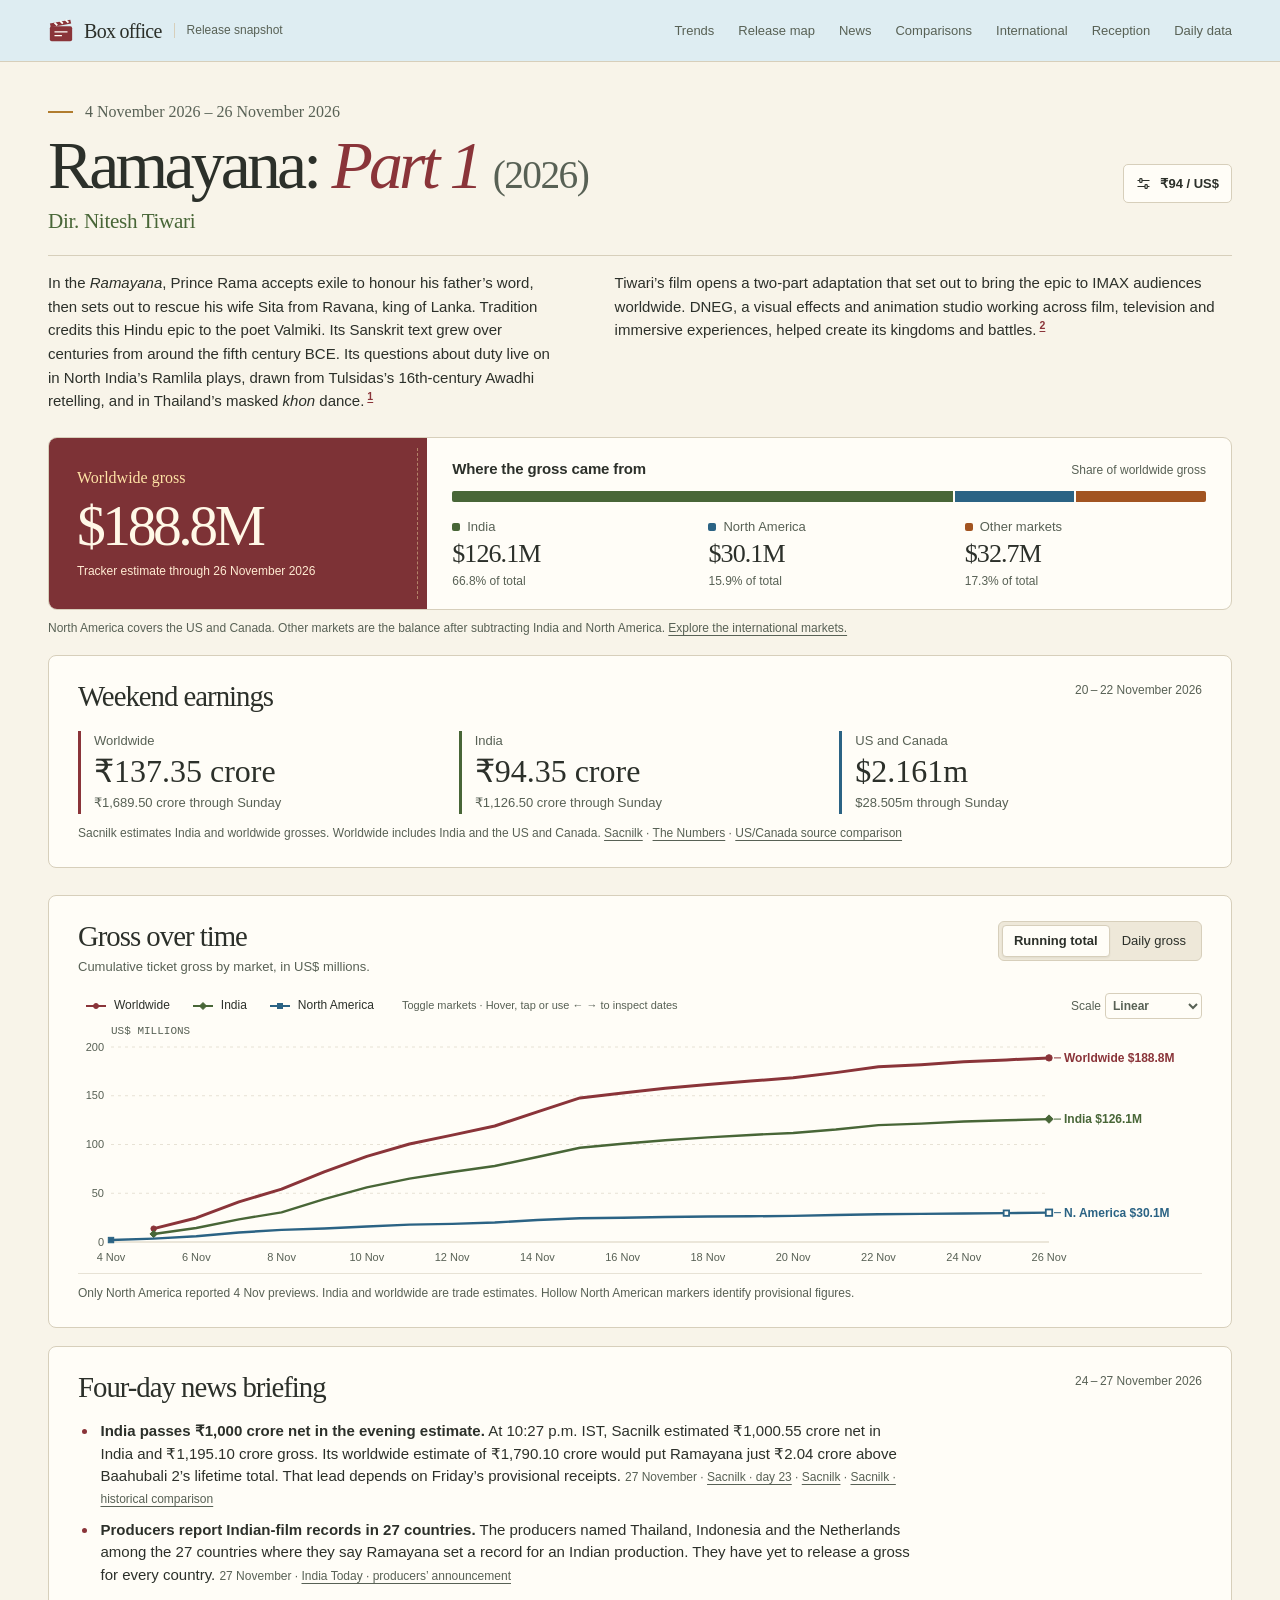
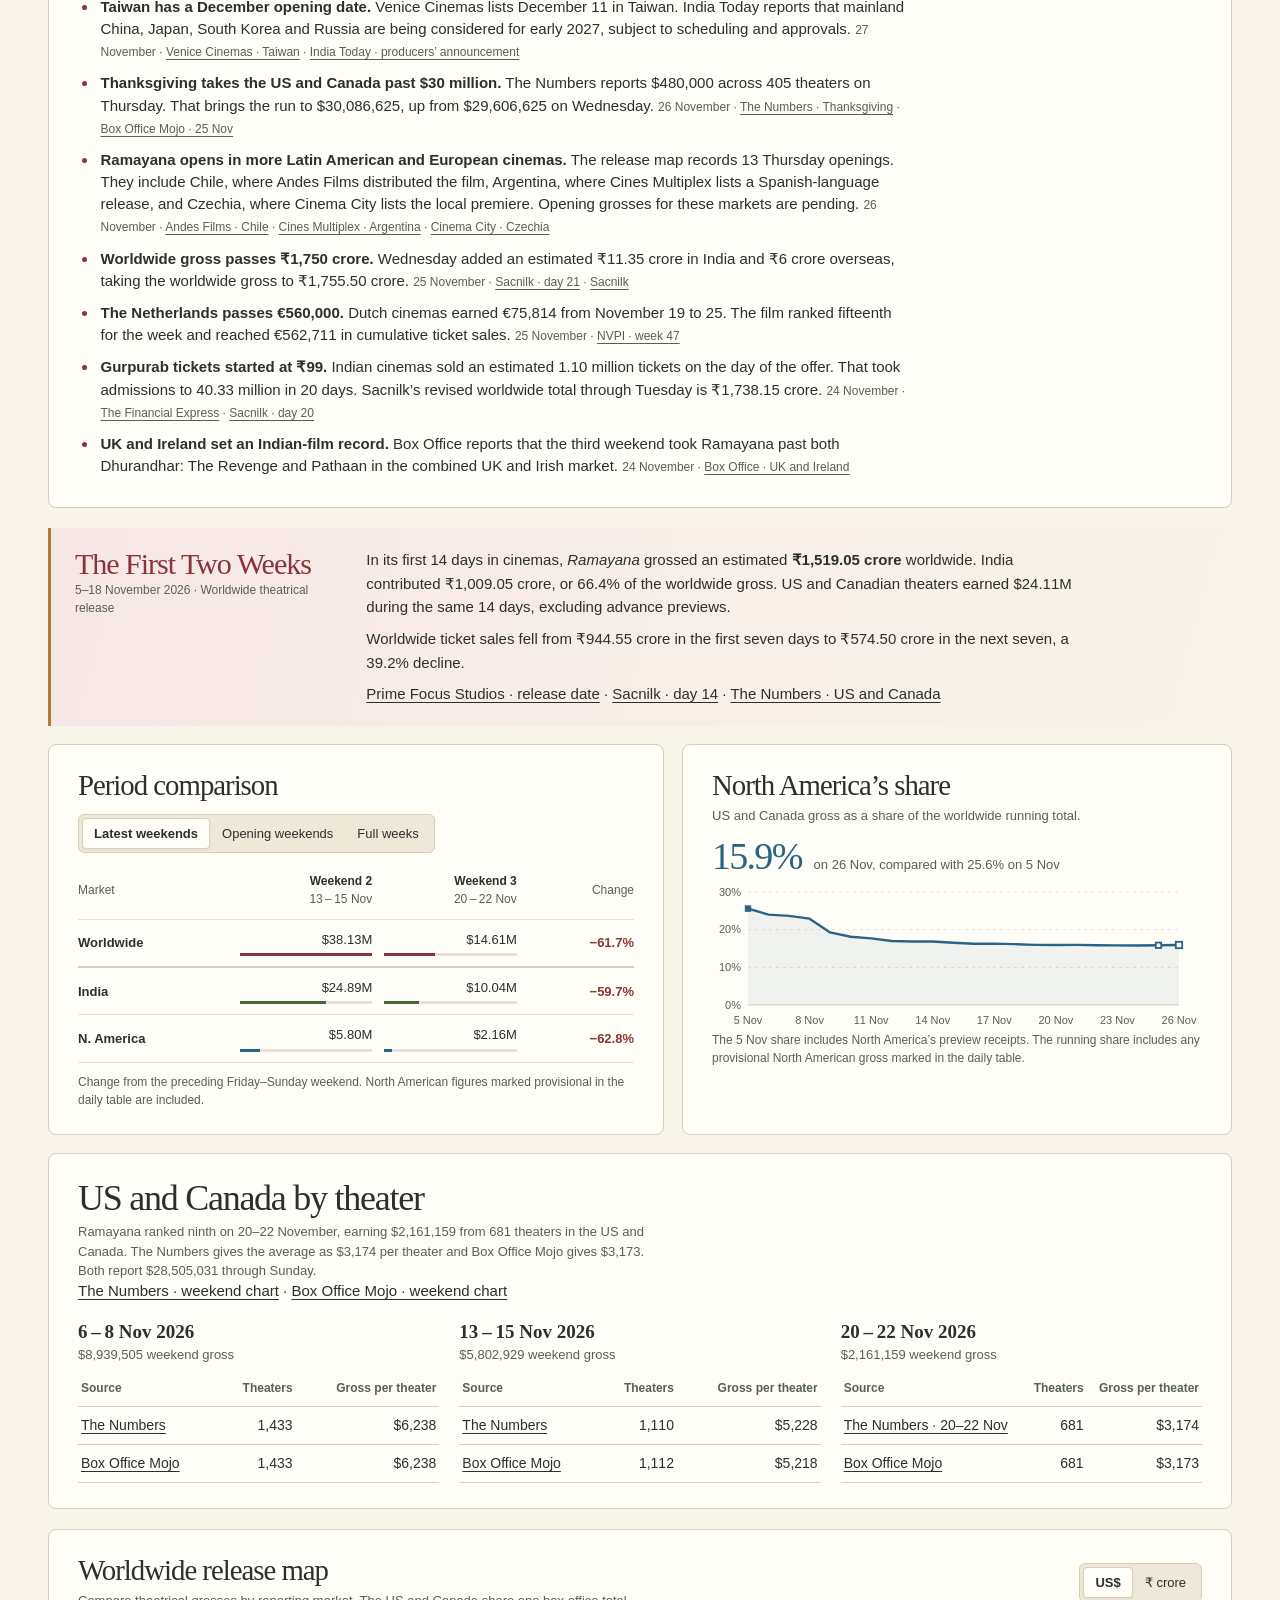
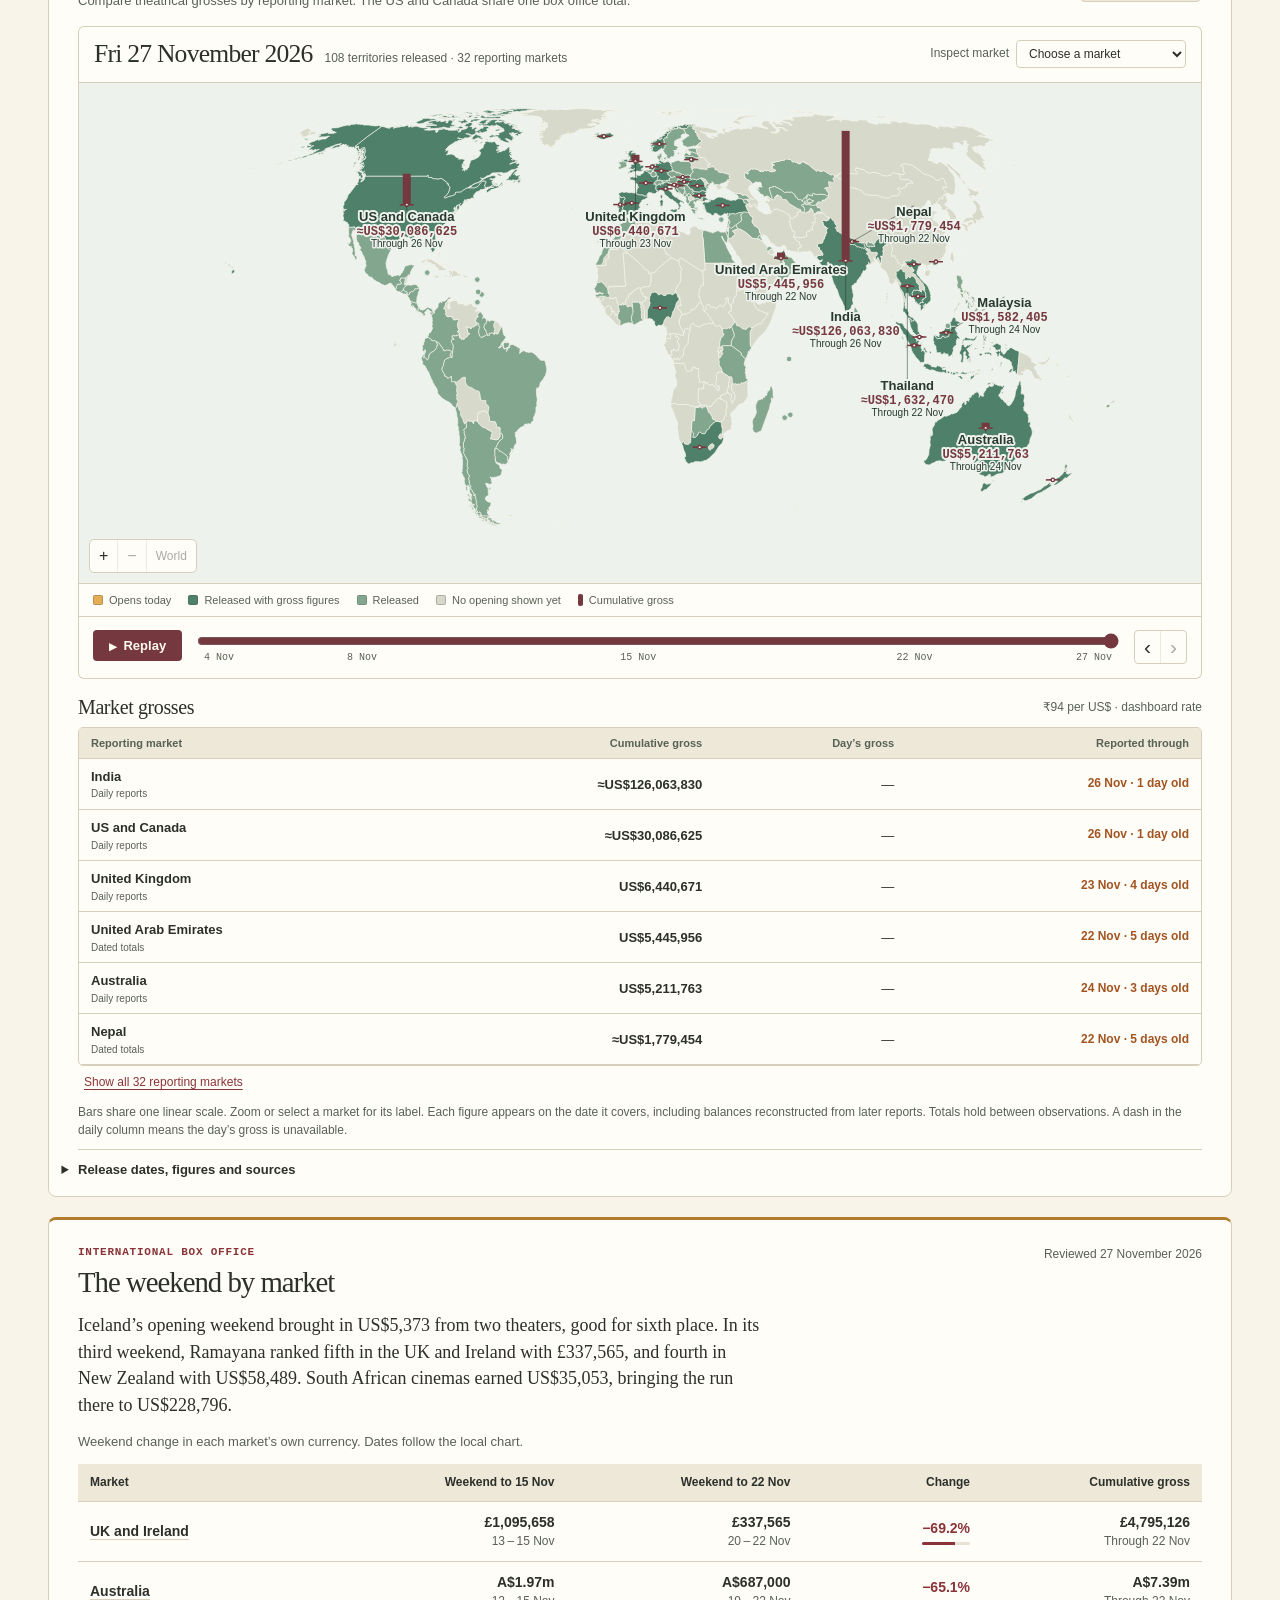
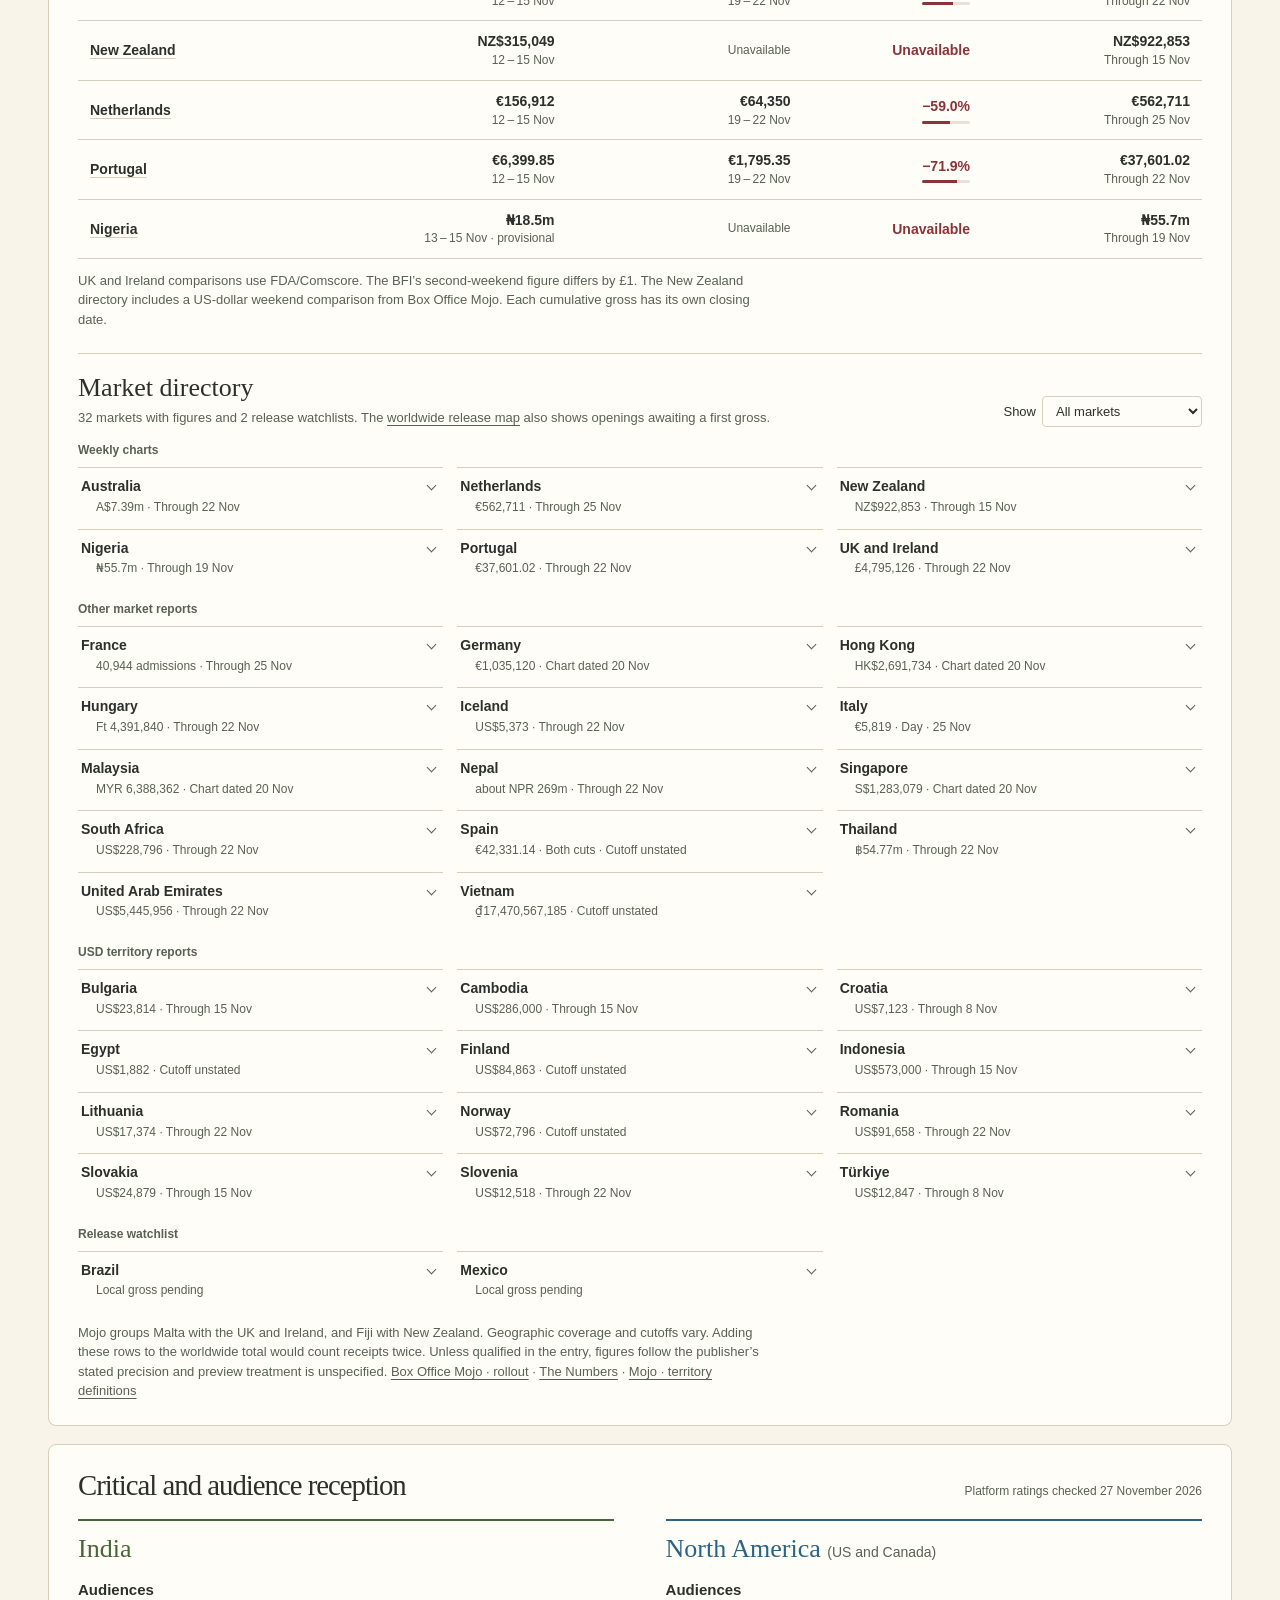
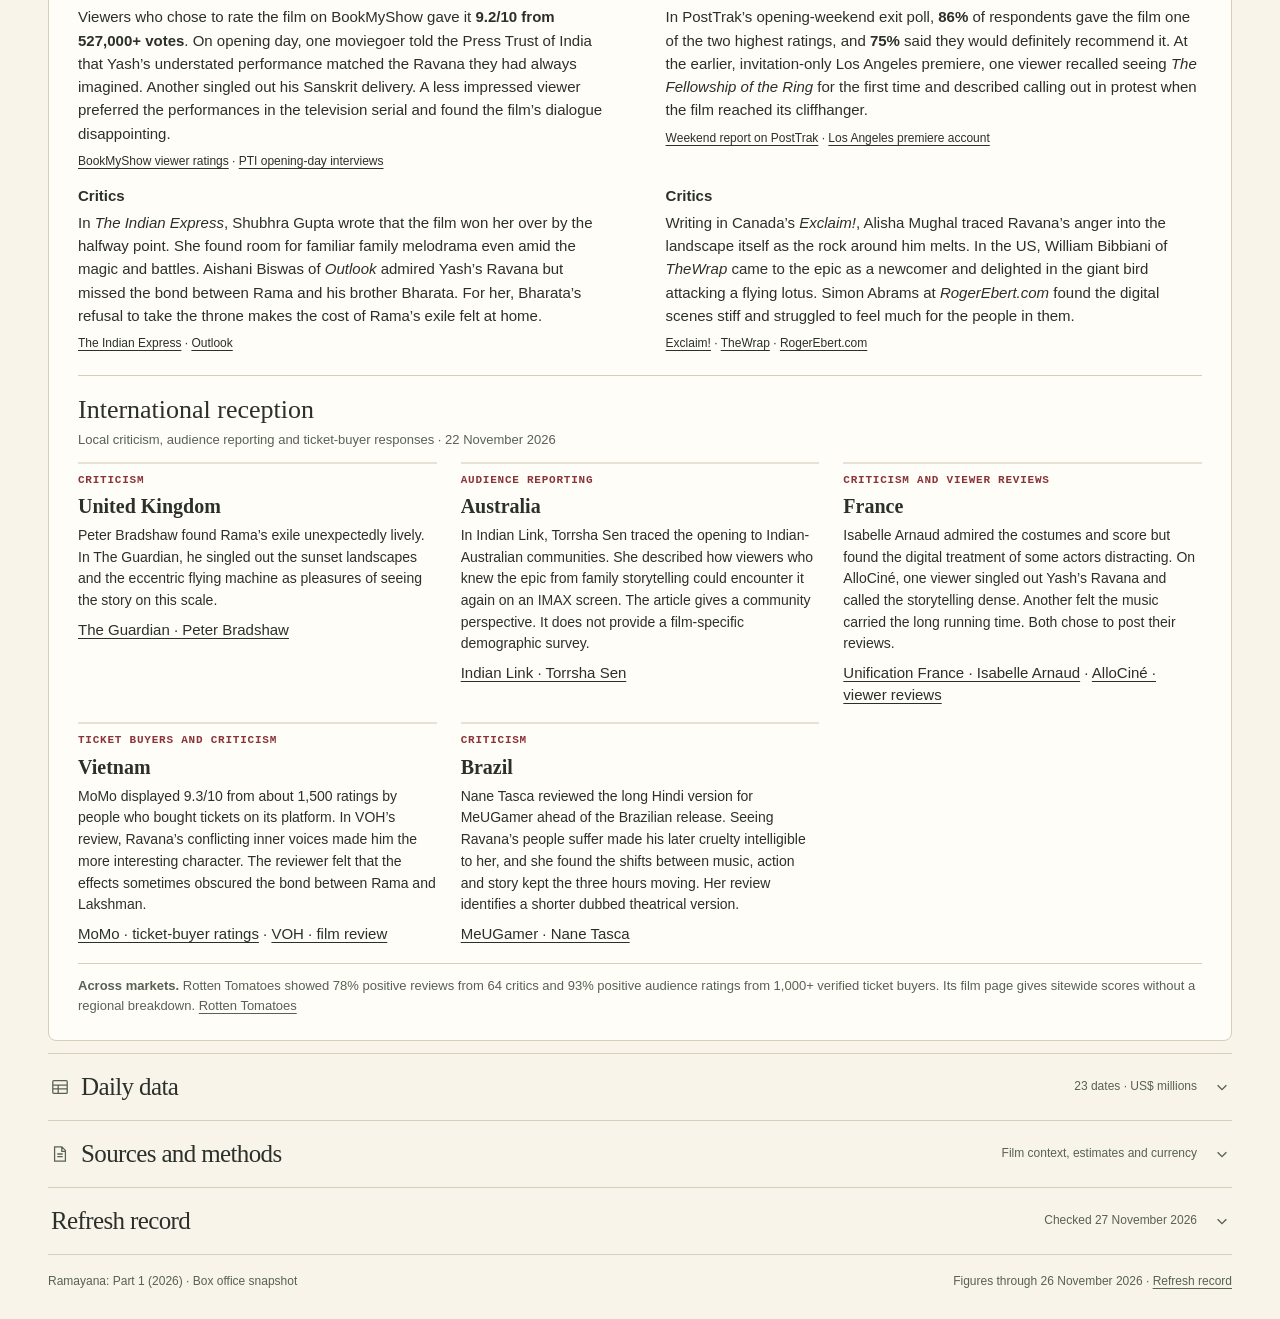
<file: index.html>
<!doctype html>
<html lang="en">
<head>
  <meta charset="utf-8">
  <meta name="viewport" content="width=device-width, initial-scale=1">
  <meta name="description" content="Explore the box-office run of Ramayana: Part 1 (2026) in India, US/Canada and international markets, alongside local audience reactions and criticism.">
  <title>Ramayana: Part 1 (2026) — Box-office dashboard</title>
  <script>location.replace("ramayana-box-office-snapshot-v2.html" + location.search + location.hash);</script>
  <noscript><meta http-equiv="refresh" content="0; url=ramayana-box-office-snapshot-v2.html"></noscript>
</head>
<body>
  <p><a href="ramayana-box-office-snapshot-v2.html">Open the Ramayana box-office dashboard</a></p>
</body>
</html>
</file>
